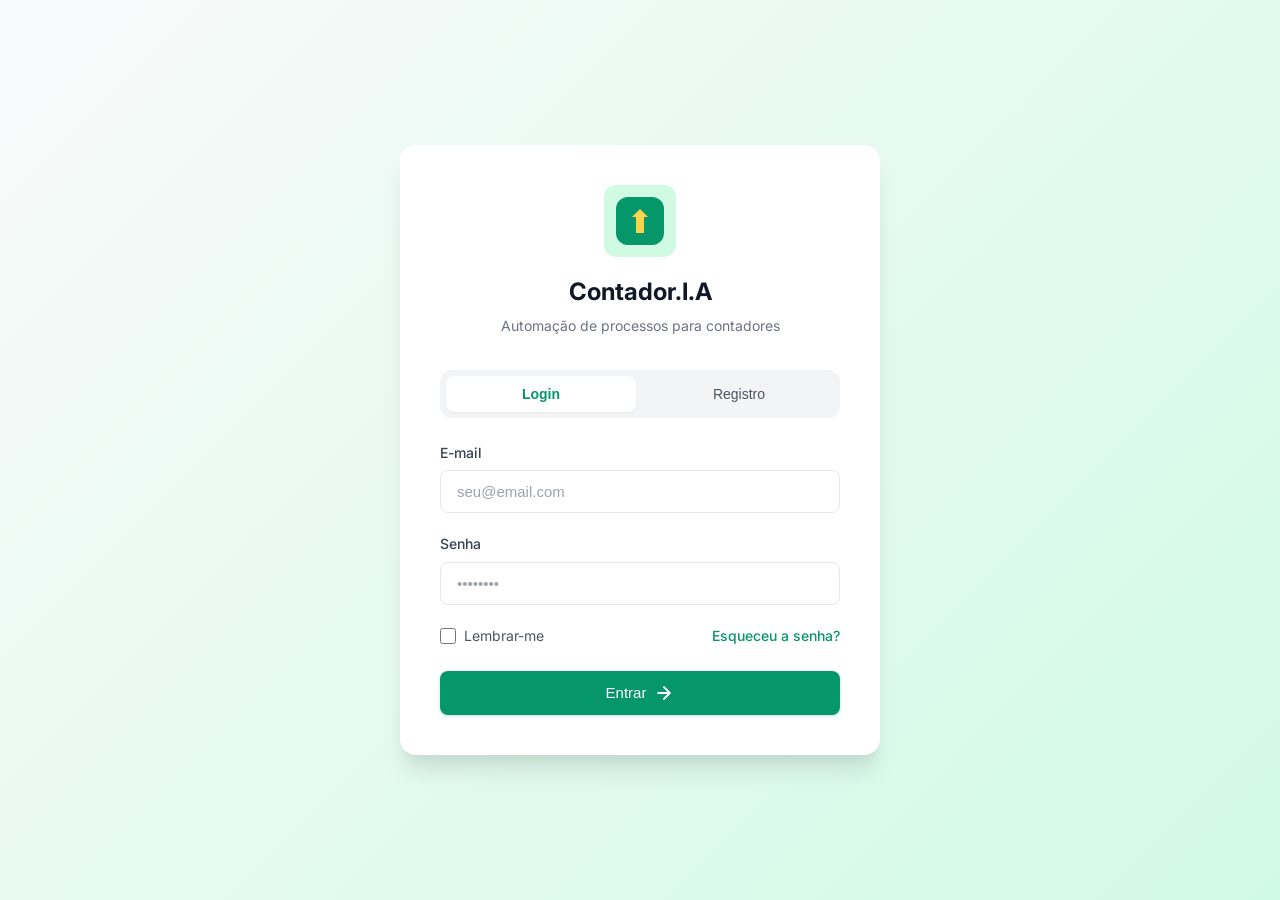
<file: frontend/index.html>
<!DOCTYPE html>
<html lang="pt-BR">
<head>
    <meta charset="UTF-8">
    <meta name="viewport" content="width=device-width, initial-scale=1.0">
    <title>Sistema Contábil - Acesso</title>
    <link rel="stylesheet" href="css/styles.css">
    <link rel="preconnect" href="https://fonts.googleapis.com">
    <link rel="preconnect" href="https://fonts.gstatic.com" crossorigin>
    <link href="https://fonts.googleapis.com/css2?family=Inter:wght@300;400;500;600;700&display=swap" rel="stylesheet">
</head>
<body>
    <div class="auth-container">
        <div class="auth-card">
            <!-- Logo e Título -->
            <div class="auth-header">
                <div class="logo">
                    <svg width="48" height="48" viewBox="0 0 48 48" fill="none">
                        <rect width="48" height="48" rx="12" fill="#059669"/>
                        <path d="M24 12L32 20H28V36H20V20H16L24 12Z" fill="#FCD34D"/>
                    </svg>
                </div>
                <h1>Contador.I.A</h1>
                <p>Automação de processos para contadores</p>
            </div>

            <!-- Abas de Navegação -->
            <div class="auth-tabs">
                <button class="tab-btn active" data-tab="login">Login</button>
                <button class="tab-btn" data-tab="register">Registro</button>
            </div>

            <!-- Formulário de Login -->
            <form id="login-form" class="auth-form active">
                <div class="form-group">
                    <label for="login-email">E-mail</label>
                    <input type="email" id="login-email" name="email" placeholder="seu@email.com" required>
                </div>
                <div class="form-group">
                    <label for="login-password">Senha</label>
                    <input type="password" id="login-password" name="password" placeholder="••••••••" required>
                </div>
                <div class="form-options">
                    <label class="checkbox-label">
                        <input type="checkbox" id="remember">
                        <span>Lembrar-me</span>
                    </label>
                    <a href="#" class="forgot-link">Esqueceu a senha?</a>
                </div>
                <button type="submit" class="btn btn-primary btn-full">
                    <span>Entrar</span>
                    <svg width="20" height="20" viewBox="0 0 20 20" fill="none">
                        <path d="M4.167 10h11.666m0 0L10 4.167M15.833 10L10 15.833" stroke="currentColor" stroke-width="2" stroke-linecap="round" stroke-linejoin="round"/>
                    </svg>
                </button>
            </form>

            <!-- Formulário de Registro -->
            <form id="register-form" class="auth-form">
                <div class="form-row">
                    <div class="form-group">
                        <label for="reg-name">Nome Completo</label>
                        <input type="text" id="reg-name" name="name" placeholder="João Silva" required>
                    </div>
                    <div class="form-group">
                        <label for="reg-cpf">CPF</label>
                        <input type="text" id="reg-cpf" name="cpf" placeholder="000.000.000-00" maxlength="14">
                    </div>
                </div>
                <div class="form-group">
                    <label for="reg-cnpj">CNPJ (opcional)</label>
                    <input type="text" id="reg-cnpj" name="cnpj" placeholder="00.000.000/0000-00" maxlength="18">
                </div>
                <div class="form-group">
                    <label for="reg-phone">Telefone</label>
                    <input type="tel" id="reg-phone" name="phone" placeholder="(00) 00000-0000" maxlength="15">
                </div>
                <div class="form-group">
                    <label for="reg-email">E-mail</label>
                    <input type="email" id="reg-email" name="email" placeholder="seu@email.com" required>
                </div>
                <div class="form-group">
                    <label for="reg-password">Senha</label>
                    <input type="password" id="reg-password" name="password" placeholder="Mínimo 8 caracteres" minlength="8" required>
                </div>
                <button type="submit" class="btn btn-primary btn-full">
                    <span>Criar Conta</span>
                    <svg width="20" height="20" viewBox="0 0 20 20" fill="none">
                        <path d="M10 4.167v11.666m-5.833-5.833h11.666" stroke="currentColor" stroke-width="2" stroke-linecap="round"/>
                    </svg>
                </button>
            </form>

            <!-- Mensagens -->
            <div id="message-container" class="message-container"></div>
        </div>
    </div>

    <script src="./javascript/auth.js"></script>
</body>
</html>
</file>
<file: frontend/css/styles.css>
/* ==========================================
   SISTEMA CONTÁBIL - ESTILOS GLOBAIS
   Tema: Verde e Amarelo Profissional
   ========================================== */

/* Reset e Base */
:root {
    /* Cores Principais */
    --primary-green: #059669;
    --primary-green-dark: #047857;
    --primary-green-light: #D1FAE5;
    
    /* Amarelo de Destaque */
    --accent-yellow: #FCD34D;
    --accent-yellow-dark: #F59E0B;
    --accent-yellow-light: #FEF3C7;
    
    /* Neutros */
    --white: #FFFFFF;
    --gray-50: #F9FAFB;
    --gray-100: #F3F4F6;
    --gray-200: #E5E7EB;
    --gray-300: #D1D5DB;
    --gray-400: #9CA3AF;
    --gray-500: #6B7280;
    --gray-600: #4B5563;
    --gray-700: #374151;
    --gray-800: #1F2937;
    --gray-900: #111827;
    
    /* Feedback */
    --success: #10B981;
    --error: #EF4444;
    --warning: #F59E0B;
    --info: #3B82F6;
    
    /* Tipografia */
    --font-family: 'Inter', -apple-system, BlinkMacSystemFont, sans-serif;
    
    /* Sombras */
    --shadow-sm: 0 1px 2px 0 rgba(0, 0, 0, 0.05);
    --shadow-md: 0 4px 6px -1px rgba(0, 0, 0, 0.1), 0 2px 4px -1px rgba(0, 0, 0, 0.06);
    --shadow-lg: 0 10px 15px -3px rgba(0, 0, 0, 0.1), 0 4px 6px -2px rgba(0, 0, 0, 0.05);
    --shadow-xl: 0 20px 25px -5px rgba(0, 0, 0, 0.1), 0 10px 10px -5px rgba(0, 0, 0, 0.04);
    
    /* Bordas */
    --radius-sm: 6px;
    --radius-md: 8px;
    --radius-lg: 12px;
    --radius-xl: 16px;
    --radius-full: 9999px;
    
    /* Transições */
    --transition-fast: 150ms ease;
    --transition-base: 250ms ease;
    --transition-slow: 350ms ease;
}

* {
    margin: 0;
    padding: 0;
    box-sizing: border-box;
}

html {
    font-size: 16px;
    -webkit-font-smoothing: antialiased;
    -moz-osx-font-smoothing: grayscale;
}

body {
    font-family: var(--font-family);
    background-color: var(--gray-50);
    color: var(--gray-800);
    line-height: 1.6;
    min-height: 100vh;
}

/* ==========================================
   AUTENTICAÇÃO (LOGIN/REGISTRO)
   ========================================== */

.auth-container {
    min-height: 100vh;
    display: flex;
    align-items: center;
    justify-content: center;
    padding: 2rem;
    background: linear-gradient(135deg, var(--gray-50) 0%, var(--primary-green-light) 100%);
}

.auth-card {
    background: var(--white);
    border-radius: var(--radius-xl);
    box-shadow: var(--shadow-xl);
    width: 100%;
    max-width: 480px;
    padding: 2.5rem;
    animation: slideUp 0.5s ease;
}

@keyframes slideUp {
    from {
        opacity: 0;
        transform: translateY(20px);
    }
    to {
        opacity: 1;
        transform: translateY(0);
    }
}

.auth-header {
    text-align: center;
    margin-bottom: 2rem;
}

.auth-header .logo {
    margin-bottom: 1rem;
    display: inline-flex;
    padding: 0.75rem;
    background: var(--primary-green-light);
    border-radius: var(--radius-lg);
}

.auth-header h1 {
    font-size: 1.5rem;
    font-weight: 700;
    color: var(--gray-900);
    margin-bottom: 0.25rem;
}

.auth-header p {
    font-size: 0.875rem;
    color: var(--gray-500);
}

/* Abas de Autenticação */
.auth-tabs {
    display: flex;
    gap: 0.5rem;
    background: var(--gray-100);
    padding: 0.375rem;
    border-radius: var(--radius-lg);
    margin-bottom: 1.5rem;
}

.tab-btn {
    flex: 1;
    padding: 0.625rem 1rem;
    border: none;
    background: transparent;
    color: var(--gray-600);
    font-size: 0.875rem;
    font-weight: 500;
    border-radius: var(--radius-md);
    cursor: pointer;
    transition: all var(--transition-fast);
}

.tab-btn:hover {
    color: var(--gray-800);
}

.tab-btn.active {
    background: var(--white);
    color: var(--primary-green);
    box-shadow: var(--shadow-sm);
    font-weight: 600;
}

/* Formulários de Autenticação */
.auth-form {
    display: none;
    animation: fadeIn 0.3s ease;
}

.auth-form.active {
    display: block;
}

@keyframes fadeIn {
    from { opacity: 0; }
    to { opacity: 1; }
}

.form-row {
    display: grid;
    grid-template-columns: 1fr 1fr;
    gap: 1rem;
}

.form-group {
    margin-bottom: 1.25rem;
}

.form-group label {
    display: block;
    font-size: 0.875rem;
    font-weight: 500;
    color: var(--gray-700);
    margin-bottom: 0.375rem;
}

.form-group input {
    width: 100%;
    padding: 0.75rem 1rem;
    border: 1.5px solid var(--gray-200);
    border-radius: var(--radius-md);
    font-size: 0.9375rem;
    color: var(--gray-800);
    background: var(--white);
    transition: all var(--transition-fast);
}

.form-group input:focus {
    outline: none;
    border-color: var(--primary-green);
    box-shadow: 0 0 0 3px var(--primary-green-light);
}

.form-group input::placeholder {
    color: var(--gray-400);
}

.form-options {
    display: flex;
    justify-content: space-between;
    align-items: center;
    margin-bottom: 1.5rem;
    font-size: 0.875rem;
}

.checkbox-label {
    display: flex;
    align-items: center;
    gap: 0.5rem;
    color: var(--gray-600);
    cursor: pointer;
}

.checkbox-label input[type="checkbox"] {
    width: 1rem;
    height: 1rem;
    accent-color: var(--primary-green);
    cursor: pointer;
}

.forgot-link {
    color: var(--primary-green);
    text-decoration: none;
    font-weight: 500;
    transition: color var(--transition-fast);
}

.forgot-link:hover {
    color: var(--primary-green-dark);
    text-decoration: underline;
}

/* ==========================================
   BOTÕES
   ========================================== */

.btn {
    display: inline-flex;
    align-items: center;
    justify-content: center;
    gap: 0.5rem;
    padding: 0.75rem 1.5rem;
    font-size: 0.9375rem;
    font-weight: 500;
    border-radius: var(--radius-md);
    border: none;
    cursor: pointer;
    transition: all var(--transition-fast);
    text-decoration: none;
}

.btn-primary {
    background: var(--primary-green);
    color: var(--white);
    box-shadow: 0 1px 3px rgba(5, 150, 105, 0.3);
}

.btn-primary:hover {
    background: var(--primary-green-dark);
    transform: translateY(-1px);
    box-shadow: 0 4px 12px rgba(5, 150, 105, 0.4);
}

.btn-primary:active {
    transform: translateY(0);
}

.btn-secondary {
    background: var(--white);
    color: var(--gray-700);
    border: 1.5px solid var(--gray-200);
}

.btn-secondary:hover {
    background: var(--gray-50);
    border-color: var(--gray-300);
}

.btn-outline {
    background: transparent;
    color: var(--gray-600);
    border: 1.5px solid var(--gray-300);
}

.btn-outline:hover {
    background: var(--gray-100);
    color: var(--gray-800);
}

.btn-full {
    width: 100%;
}

.btn-sm {
    padding: 0.5rem 1rem;
    font-size: 0.875rem;
}

/* ==========================================
   LAYOUT DO SISTEMA (SIDEBAR + MAIN)
   ========================================== */

.sidebar {
    position: fixed;
    left: 0;
    top: 0;
    bottom: 0;
    width: 260px;
    background: var(--white);
    border-right: 1px solid var(--gray-200);
    display: flex;
    flex-direction: column;
    z-index: 100;
}

.sidebar-header {
    padding: 1.5rem;
    display: flex;
    align-items: center;
    gap: 0.75rem;
    border-bottom: 1px solid var(--gray-100);
}

.logo-small {
    display: flex;
    align-items: center;
    justify-content: center;
}

.sidebar-title {
    font-weight: 700;
    font-size: 1.125rem;
    color: var(--gray-800);
}

.sidebar-nav {
    flex: 1;
    padding: 1rem;
    display: flex;
    flex-direction: column;
    gap: 0.5rem;
}

.nav-item {
    display: flex;
    align-items: center;
    gap: 0.75rem;
    padding: 0.875rem 1rem;
    color: var(--gray-600);
    text-decoration: none;
    border-radius: var(--radius-md);
    font-size: 0.9375rem;
    font-weight: 500;
    transition: all var(--transition-fast);
}

.nav-item:hover {
    background: var(--gray-50);
    color: var(--gray-800);
}

.nav-item.active {
    background: var(--primary-green-light);
    color: var(--primary-green);
}

.nav-item svg {
    flex-shrink: 0;
}

.sidebar-footer {
    padding: 1.5rem;
    border-top: 1px solid var(--gray-100);
}

.main-content {
    margin-left: 260px;
    min-height: 100vh;
    background: var(--gray-50);
}

.page-header {
    background: var(--white);
    border-bottom: 1px solid var(--gray-200);
    padding: 1.5rem 2rem;
    display: flex;
    justify-content: space-between;
    align-items: center;
    position: sticky;
    top: 0;
    z-index: 50;
}

.header-content h1 {
    font-size: 1.75rem;
    font-weight: 700;
    color: var(--gray-900);
    margin-bottom: 0.25rem;
}

.subtitle {
    color: var(--gray-500);
    font-size: 0.9375rem;
}

.user-info {
    display: flex;
    align-items: center;
    gap: 0.75rem;
}

.user-info span {
    font-size: 0.9375rem;
    font-weight: 500;
    color: var(--gray-700);
}

.avatar {
    width: 40px;
    height: 40px;
    background: var(--primary-green);
    color: var(--white);
    border-radius: var(--radius-full);
    display: flex;
    align-items: center;
    justify-content: center;
    font-weight: 600;
    font-size: 0.875rem;
}

.header-actions {
    display: flex;
    gap: 0.75rem;
}

.content-wrapper {
    padding: 2rem;
    max-width: 1400px;
}

/* ==========================================
   FORMULÁRIO DE CLIENTES
   ========================================== */

.customer-form {
    background: var(--white);
    border-radius: var(--radius-xl);
    box-shadow: var(--shadow-md);
    overflow: hidden;
}

.form-section {
    padding: 1.5rem 2rem;
    border-bottom: 1px solid var(--gray-100);
}

.form-section:last-child {
    border-bottom: none;
}

.form-section h3 {
    font-size: 1.125rem;
    font-weight: 600;
    color: var(--gray-800);
    margin-bottom: 1.25rem;
    display: flex;
    align-items: center;
    gap: 0.5rem;
}

.form-section h3::before {
    content: '';
    width: 4px;
    height: 20px;
    background: var(--primary-green);
    border-radius: 2px;
}

.form-grid {
    display: grid;
    grid-template-columns: repeat(2, 1fr);
    gap: 1.25rem;
}

.form-actions {
    padding: 1.5rem 2rem;
    background: var(--gray-50);
    display: flex;
    justify-content: flex-end;
    gap: 0.75rem;
}

/* Área de Upload */
.upload-area {
    border: 2px dashed var(--gray-300);
    border-radius: var(--radius-lg);
    padding: 2rem;
    text-align: center;
    cursor: pointer;
    transition: all var(--transition-fast);
    background: var(--gray-50);
}

.upload-area:hover {
    border-color: var(--primary-green);
    background: var(--primary-green-light);
}

.upload-area.dragover {
    border-color: var(--primary-green);
    background: var(--primary-green-light);
    transform: scale(1.01);
}

.upload-content svg {
    margin-bottom: 1rem;
}

.upload-text {
    color: var(--gray-700);
    font-size: 0.9375rem;
    margin-bottom: 0.25rem;
}

.upload-link {
    color: var(--primary-green);
    font-weight: 600;
    text-decoration: none;
}

.upload-link:hover {
    text-decoration: underline;
}

.upload-hint {
    color: var(--gray-400);
    font-size: 0.8125rem;
}

.file-list {
    margin-top: 1rem;
    display: flex;
    flex-direction: column;
    gap: 0.5rem;
}

.file-item {
    display: flex;
    align-items: center;
    justify-content: space-between;
    padding: 0.75rem 1rem;
    background: var(--gray-50);
    border-radius: var(--radius-md);
    border: 1px solid var(--gray-200);
}

.file-info {
    display: flex;
    align-items: center;
    gap: 0.75rem;
}

.file-name {
    font-size: 0.9375rem;
    color: var(--gray-700);
    font-weight: 500;
}

.file-size {
    font-size: 0.8125rem;
    color: var(--gray-400);
}

.file-remove {
    background: none;
    border: none;
    color: var(--gray-400);
    cursor: pointer;
    padding: 0.25rem;
    border-radius: var(--radius-sm);
    transition: all var(--transition-fast);
}

.file-remove:hover {
    color: var(--error);
    background: #FEE2E2;
}

/* ==========================================
   TABELA DE LISTAGEM
   ========================================== */

.filters-bar {
    display: flex;
    justify-content: space-between;
    align-items: center;
    margin-bottom: 1.5rem;
    gap: 1rem;
    flex-wrap: wrap;
}

.search-box {
    position: relative;
    flex: 1;
    min-width: 280px;
    max-width: 400px;
}

.search-box svg {
    position: absolute;
    left: 1rem;
    top: 50%;
    transform: translateY(-50%);
    color: var(--gray-400);
    pointer-events: none;
}

.search-box input {
    width: 100%;
    padding: 0.75rem 1rem 0.75rem 2.75rem;
    border: 1.5px solid var(--gray-200);
    border-radius: var(--radius-lg);
    font-size: 0.9375rem;
    background: var(--white);
    transition: all var(--transition-fast);
}

.search-box input:focus {
    outline: none;
    border-color: var(--primary-green);
    box-shadow: 0 0 0 3px var(--primary-green-light);
}

.filter-actions {
    display: flex;
    gap: 0.75rem;
}

.filter-select {
    padding: 0.625rem 2.5rem 0.625rem 1rem;
    border: 1.5px solid var(--gray-200);
    border-radius: var(--radius-md);
    font-size: 0.9375rem;
    color: var(--gray-700);
    background: var(--white);
    cursor: pointer;
    appearance: none;
    background-image: url("data:image/svg+xml,%3Csvg width='12' height='8' viewBox='0 0 12 8' fill='none'%3E%3Cpath d='M1 1.5L6 6.5L11 1.5' stroke='%236B7280' stroke-width='2' stroke-linecap='round' stroke-linejoin='round'/%3E%3C/svg%3E");
    background-repeat: no-repeat;
    background-position: right 1rem center;
}

.table-container {
    background: var(--white);
    border-radius: var(--radius-xl);
    box-shadow: var(--shadow-md);
    overflow: hidden;
}

.data-table {
    width: 100%;
    border-collapse: collapse;
}

.data-table th {
    background: var(--gray-50);
    padding: 1rem 1.5rem;
    text-align: left;
    font-size: 0.8125rem;
    font-weight: 600;
    color: var(--gray-600);
    text-transform: uppercase;
    letter-spacing: 0.05em;
    border-bottom: 1px solid var(--gray-200);
}

.data-table td {
    padding: 1.25rem 1.5rem;
    border-bottom: 1px solid var(--gray-100);
    font-size: 0.9375rem;
    color: var(--gray-700);
}

.data-table tr:hover td {
    background: var(--gray-50);
}

.data-table tr:last-child td {
    border-bottom: none;
}

.status-badge {
    display: inline-flex;
    align-items: center;
    gap: 0.375rem;
    padding: 0.375rem 0.875rem;
    border-radius: var(--radius-full);
    font-size: 0.8125rem;
    font-weight: 500;
}

.status-active {
    background: var(--primary-green-light);
    color: var(--primary-green);
}

.status-active::before {
    content: '';
    width: 6px;
    height: 6px;
    background: var(--primary-green);
    border-radius: 50%;
}

.status-inactive {
    background: var(--gray-100);
    color: var(--gray-600);
}

.status-inactive::before {
    content: '';
    width: 6px;
    height: 6px;
    background: var(--gray-400);
    border-radius: 50%;
}

.action-btns {
    display: flex;
    gap: 0.5rem;
}

.action-btn {
    padding: 0.5rem;
    border: none;
    background: transparent;
    color: var(--gray-400);
    cursor: pointer;
    border-radius: var(--radius-md);
    transition: all var(--transition-fast);
}

.action-btn:hover {
    background: var(--gray-100);
    color: var(--gray-700);
}

.action-btn.edit:hover {
    color: var(--info);
    background: #DBEAFE;
}

.action-btn.delete:hover {
    color: var(--error);
    background: #FEE2E2;
}

/* Estado Vazio */
.empty-state {
    text-align: center;
    padding: 4rem 2rem;
}

.empty-state.hidden {
    display: none;
}

.empty-state h3 {
    font-size: 1.125rem;
    font-weight: 600;
    color: var(--gray-800);
    margin: 1rem 0 0.5rem;
}

.empty-state p {
    color: var(--gray-500);
    margin-bottom: 1.5rem;
}

/* Paginação */
.pagination {
    display: flex;
    justify-content: center;
    align-items: center;
    gap: 1rem;
    margin-top: 1.5rem;
    padding: 1rem;
}

.page-info {
    font-size: 0.9375rem;
    color: var(--gray-600);
}

/* ==========================================
   MENSAGENS E FEEDBACK
   ========================================== */

.message-container {
    position: fixed;
    top: 1.5rem;
    right: 1.5rem;
    z-index: 1000;
    display: flex;
    flex-direction: column;
    gap: 0.75rem;
    max-width: 400px;
}

.message {
    padding: 1rem 1.25rem;
    border-radius: var(--radius-lg);
    box-shadow: var(--shadow-lg);
    display: flex;
    align-items: center;
    gap: 0.75rem;
    animation: slideInRight 0.3s ease;
    font-size: 0.9375rem;
}

@keyframes slideInRight {
    from {
        opacity: 0;
        transform: translateX(100%);
    }
    to {
        opacity: 1;
        transform: translateX(0);
    }
}

.message.success {
    background: var(--white);
    border-left: 4px solid var(--success);
    color: var(--gray-800);
}

.message.error {
    background: var(--white);
    border-left: 4px solid var(--error);
    color: var(--gray-800);
}

.message.warning {
    background: var(--white);
    border-left: 4px solid var(--warning);
    color: var(--gray-800);
}

/* Loading Spinner */
.spinner {
    width: 20px;
    height: 20px;
    border: 2px solid var(--gray-200);
    border-top-color: var(--primary-green);
    border-radius: 50%;
    animation: spin 0.8s linear infinite;
}

@keyframes spin {
    to { transform: rotate(360deg); }
}

/* ==========================================
   RESPONSIVIDADE
   ========================================== */

@media (max-width: 1024px) {
    .sidebar {
        transform: translateX(-100%);
        transition: transform var(--transition-base);
    }
    
    .sidebar.open {
        transform: translateX(0);
    }
    
    .main-content {
        margin-left: 0;
    }
    
    .form-grid {
        grid-template-columns: 1fr;
    }
}

@media (max-width: 768px) {
    .auth-card {
        padding: 1.5rem;
    }
    
    .form-row {
        grid-template-columns: 1fr;
    }
    
    .page-header {
        flex-direction: column;
        gap: 1rem;
        align-items: flex-start;
    }
    
    .filters-bar {
        flex-direction: column;
        align-items: stretch;
    }
    
    .search-box {
        max-width: none;
    }
    
    .data-table {
        display: block;
        overflow-x: auto;
    }
    
    .message-container {
        left: 1rem;
        right: 1rem;
        max-width: none;
    }
}

/* Overlay para mobile */
.sidebar-overlay {
    display: none;
    position: fixed;
    inset: 0;
    background: rgba(0, 0, 0, 0.5);
    z-index: 99;
}

@media (max-width: 1024px) {
    .sidebar-overlay.active {
        display: block;
    }
}

/* Estilos específicos da página de processamento - adicionar ao final do styles.css */
.processing-layout {
    display: grid;
    grid-template-columns: 1fr 1.2fr;
    gap: 1.5rem;
    align-items: start;
}

@media (max-width: 1200px) {
    .processing-layout {
        grid-template-columns: 1fr;
    }
}

.card-proc {
    background: var(--white);
    border-radius: var(--radius-xl);
    box-shadow: var(--shadow-md);
    padding: 1.5rem;
    margin-bottom: 1.5rem;
}

.card-proc h2 {
    font-size: 1.125rem;
    font-weight: 600;
    color: var(--gray-800);
    display: flex;
    align-items: center;
    gap: 0.5rem;
    margin-bottom: 1.25rem;
}

.card-proc h2 svg {
    color: var(--primary-green);
}

.upload-zone-large {
    border: 2px dashed var(--gray-300);
    border-radius: var(--radius-lg);
    padding: 3rem 2rem;
    text-align: center;
    cursor: pointer;
    transition: all var(--transition-fast);
    background: var(--gray-50);
}

.upload-zone-large:hover, .upload-zone-large.dragover {
    border-color: var(--primary-green);
    background: var(--primary-green-light);
}

.upload-icon-large {
    width: 80px;
    height: 80px;
    background: var(--primary-green-light);
    border-radius: var(--radius-lg);
    display: inline-flex;
    align-items: center;
    justify-content: center;
    margin-bottom: 1rem;
}

.upload-zone-large h3 {
    font-size: 1.25rem;
    font-weight: 600;
    color: var(--gray-800);
    margin-bottom: 0.5rem;
}

.upload-zone-large p {
    color: var(--gray-500);
    margin-bottom: 0.25rem;
}

.upload-zone-large small {
    color: var(--gray-400);
    font-size: 0.8125rem;
}

.file-queue-proc {
    margin-top: 1.5rem;
    max-height: 250px;
    overflow-y: auto;
}

.queue-header {
    display: flex;
    justify-content: space-between;
    align-items: center;
    margin-bottom: 0.75rem;
}

.queue-header h4 {
    font-size: 0.875rem;
    font-weight: 600;
    color: var(--gray-700);
    text-transform: uppercase;
    letter-spacing: 0.05em;
}

.queue-count {
    font-size: 0.8125rem;
    color: var(--gray-500);
    background: var(--gray-100);
    padding: 0.25rem 0.75rem;
    border-radius: var(--radius-full);
}

.queue-item-proc {
    display: flex;
    align-items: center;
    gap: 0.75rem;
    padding: 0.875rem;
    background: var(--gray-50);
    border-radius: var(--radius-md);
    border: 1px solid var(--gray-200);
    margin-bottom: 0.5rem;
    transition: all var(--transition-fast);
}

.queue-item-proc:hover {
    background: var(--white);
    box-shadow: var(--shadow-sm);
}

.queue-icon {
    width: 40px;
    height: 40px;
    background: var(--primary-green-light);
    border-radius: var(--radius-md);
    display: flex;
    align-items: center;
    justify-content: center;
    flex-shrink: 0;
}

.queue-icon svg {
    color: var(--primary-green);
}

.queue-info {
    flex: 1;
    min-width: 0;
}

.queue-name {
    font-size: 0.9375rem;
    font-weight: 500;
    color: var(--gray-800);
    white-space: nowrap;
    overflow: hidden;
    text-overflow: ellipsis;
}

.queue-meta {
    font-size: 0.75rem;
    color: var(--gray-500);
    margin-top: 0.25rem;
}

.queue-remove {
    width: 32px;
    height: 32px;
    border: none;
    background: transparent;
    color: var(--gray-400);
    cursor: pointer;
    border-radius: var(--radius-md);
    display: flex;
    align-items: center;
    justify-content: center;
    transition: all var(--transition-fast);
}

.queue-remove:hover {
    background: #FEE2E2;
    color: var(--error);
}

.batch-actions-proc {
    display: flex;
    gap: 0.75rem;
    margin-top: 1.5rem;
    padding-top: 1.5rem;
    border-top: 1px solid var(--gray-100);
}

.config-section {
    background: var(--gray-50);
    border-radius: var(--radius-lg);
    padding: 1.25rem;
    margin-top: 1.5rem;
}

.config-section h3 {
    font-size: 0.9375rem;
    font-weight: 600;
    color: var(--gray-800);
    margin-bottom: 1rem;
}

.form-select-proc {
    width: 100%;
    padding: 0.625rem 2.5rem 0.625rem 0.875rem;
    border: 1.5px solid var(--gray-200);
    border-radius: var(--radius-md);
    font-size: 0.9375rem;
    color: var(--gray-700);
    background: var(--white);
    cursor: pointer;
    appearance: none;
    background-image: url("data:image/svg+xml,%3Csvg width='12' height='8' viewBox='0 0 12 8' fill='none'%3E%3Cpath d='M1 1.5L6 6.5L11 1.5' stroke='%236B7280' stroke-width='2' stroke-linecap='round' stroke-linejoin='round'/%3E%3C/svg%3E");
    background-repeat: no-repeat;
    background-position: right 0.75rem center;
    margin-bottom: 0.75rem;
}

.checkbox-proc {
    display: flex;
    align-items: center;
    gap: 0.5rem;
    font-size: 0.875rem;
    color: var(--gray-700);
    cursor: pointer;
    margin-top: 0.5rem;
}

.checkbox-proc input[type="checkbox"] {
    width: 1rem;
    height: 1rem;
    accent-color: var(--primary-green);
}

/* Monitoramento */
.monitor-card {
    background: var(--white);
    border-radius: var(--radius-xl);
    box-shadow: var(--shadow-md);
    padding: 1.5rem;
    height: calc(100vh - 200px);
    display: flex;
    flex-direction: column;
}

.monitor-header {
    display: flex;
    justify-content: space-between;
    align-items: center;
    margin-bottom: 1.5rem;
    padding-bottom: 1rem;
    border-bottom: 1px solid var(--gray-100);
}

.monitor-header h2 {
    font-size: 1.125rem;
    font-weight: 600;
    color: var(--gray-800);
    display: flex;
    align-items: center;
    gap: 0.5rem;
}

.monitor-header h2 svg {
    color: var(--primary-green);
}

.status-badge-proc {
    display: flex;
    align-items: center;
    gap: 0.5rem;
    font-size: 0.875rem;
    font-weight: 500;
    color: var(--gray-600);
}

.status-dot-proc {
    width: 8px;
    height: 8px;
    border-radius: 50%;
    animation: pulse 2s infinite;
}

.status-dot-proc.waiting { background: var(--gray-400); }
.status-dot-proc.processing { 
    background: var(--accent-yellow); 
    animation: pulse 1s infinite;
}
.status-dot-proc.completed { 
    background: var(--success); 
    animation: none;
}
.status-dot-proc.error { 
    background: var(--error); 
    animation: none;
}

@keyframes pulse {
    0%, 100% { opacity: 1; }
    50% { opacity: 0.5; }
}

.overall-progress-proc {
    background: var(--gray-50);
    border-radius: var(--radius-lg);
    padding: 1.25rem;
    margin-bottom: 1.5rem;
}

.progress-header {
    display: flex;
    justify-content: space-between;
    align-items: center;
    margin-bottom: 0.75rem;
}

.progress-label {
    font-size: 0.875rem;
    font-weight: 500;
    color: var(--gray-700);
}

.progress-percent {
    font-size: 1.5rem;
    font-weight: 700;
    color: var(--primary-green);
}

.progress-bar-bg {
    height: 10px;
    background: var(--gray-200);
    border-radius: var(--radius-full);
    overflow: hidden;
    margin-bottom: 1rem;
}

.progress-bar-fill {
    height: 100%;
    background: linear-gradient(90deg, var(--primary-green) 0%, var(--accent-yellow) 100%);
    border-radius: var(--radius-full);
    transition: width 0.3s ease;
    position: relative;
}

.progress-bar-fill::after {
    content: '';
    position: absolute;
    top: 0;
    left: 0;
    right: 0;
    bottom: 0;
    background: linear-gradient(90deg, transparent, rgba(255,255,255,0.3), transparent);
    animation: shimmer 2s infinite;
}

@keyframes shimmer {
    0% { transform: translateX(-100%); }
    100% { transform: translateX(100%); }
}

.stats-grid {
    display: grid;
    grid-template-columns: repeat(4, 1fr);
    gap: 1rem;
    text-align: center;
}

.stat-box {
    padding: 0.75rem;
    background: var(--white);
    border-radius: var(--radius-md);
}

.stat-number {
    display: block;
    font-size: 1.5rem;
    font-weight: 700;
    color: var(--gray-800);
}

.stat-label {
    display: block;
    font-size: 0.6875rem;
    color: var(--gray-500);
    text-transform: uppercase;
    letter-spacing: 0.05em;
    margin-top: 0.25rem;
}

.stat-number.success { color: var(--success); }
.stat-number.error { color: var(--error); }

/* Lista de Processamento */
.processing-list-proc {
    flex: 1;
    overflow-y: auto;
    margin-bottom: 1.5rem;
}

.proc-item {
    display: flex;
    align-items: center;
    gap: 0.875rem;
    padding: 1rem;
    border-radius: var(--radius-md);
    margin-bottom: 0.5rem;
    background: var(--white);
    border: 1px solid var(--gray-200);
    transition: all var(--transition-fast);
}

.proc-item:hover {
    box-shadow: var(--shadow-sm);
    border-color: var(--gray-300);
}

.proc-item.pending { border-left: 3px solid var(--gray-300); }
.proc-item.processing { 
    border-left: 3px solid var(--accent-yellow);
    background: var(--accent-yellow-light);
}
.proc-item.completed { 
    border-left: 3px solid var(--success);
    background: #F0FDF4;
}
.proc-item.error { 
    border-left: 3px solid var(--error);
    background: #FEF2F2;
}

.proc-icon {
    width: 40px;
    height: 40px;
    border-radius: var(--radius-md);
    display: flex;
    align-items: center;
    justify-content: center;
    flex-shrink: 0;
}

.proc-item.pending .proc-icon {
    background: var(--gray-100);
    color: var(--gray-400);
}

.proc-item.processing .proc-icon {
    background: var(--accent-yellow-light);
    color: var(--accent-yellow-dark);
}

.proc-item.completed .proc-icon {
    background: var(--primary-green-light);
    color: var(--primary-green);
}

.proc-item.error .proc-icon {
    background: #FEE2E2;
    color: var(--error);
}

.proc-info {
    flex: 1;
    min-width: 0;
}

.proc-name {
    font-size: 0.9375rem;
    font-weight: 500;
    color: var(--gray-800);
    white-space: nowrap;
    overflow: hidden;
    text-overflow: ellipsis;
}

.proc-status {
    font-size: 0.75rem;
    margin-top: 0.25rem;
    display: flex;
    align-items: center;
    gap: 0.375rem;
}

.proc-item.pending .proc-status { color: var(--gray-500); }
.proc-item.processing .proc-status { color: var(--accent-yellow-dark); }
.proc-item.completed .proc-status { color: var(--primary-green); }
.proc-item.error .proc-status { color: var(--error); }

.proc-progress {
    width: 70px;
    text-align: right;
}

.mini-progress-bg {
    height: 4px;
    background: var(--gray-200);
    border-radius: var(--radius-full);
    overflow: hidden;
    margin-bottom: 0.25rem;
}

.mini-progress-fill {
    height: 100%;
    background: var(--primary-green);
    border-radius: var(--radius-full);
    transition: width 0.3s ease;
}

.mini-progress-text {
    font-size: 0.75rem;
    color: var(--gray-500);
    font-weight: 500;
}

/* Log de Atividades */
.activity-log-proc {
    border-top: 1px solid var(--gray-100);
    padding-top: 1rem;
    max-height: 150px;
}

.activity-log-proc h4 {
    font-size: 0.875rem;
    font-weight: 600;
    color: var(--gray-700);
    margin-bottom: 0.75rem;
}

.log-container-proc {
    max-height: 100px;
    overflow-y: auto;
    font-family: 'Monaco', 'Menlo', monospace;
    font-size: 0.8125rem;
}

.log-entry-proc {
    display: flex;
    gap: 0.75rem;
    padding: 0.375rem 0;
    border-bottom: 1px solid var(--gray-100);
    animation: slideIn 0.3s ease;
}

@keyframes slideIn {
    from { opacity: 0; transform: translateX(-10px); }
    to { opacity: 1; transform: translateX(0); }
}

.log-time {
    color: var(--gray-400);
    flex-shrink: 0;
}

.log-msg {
    color: var(--gray-600);
}

.log-entry-proc.success .log-msg { color: var(--success); }
.log-entry-proc.error .log-msg { color: var(--error); }
.log-entry-proc.warning .log-msg { color: var(--warning); }

/* Resumo */
.summary-card {
    background: linear-gradient(135deg, var(--primary-green-light) 0%, var(--white) 100%);
    border: 2px solid var(--primary-green-light);
    border-radius: var(--radius-xl);
    padding: 1.5rem;
    margin-top: 1.5rem;
}

.summary-card h3 {
    font-size: 1rem;
    font-weight: 600;
    color: var(--gray-800);
    margin-bottom: 1rem;
}

.summary-grid-proc {
    display: grid;
    grid-template-columns: repeat(2, 1fr);
    gap: 1rem;
    margin-bottom: 1rem;
}

.summary-item-proc {
    text-align: center;
    padding: 0.875rem;
    background: var(--white);
    border-radius: var(--radius-md);
}

.summary-label {
    display: block;
    font-size: 0.75rem;
    color: var(--gray-500);
    margin-bottom: 0.25rem;
}

.summary-value {
    display: block;
    font-size: 1.5rem;
    font-weight: 700;
    color: var(--gray-800);
}

.summary-value.success { color: var(--success); }
.summary-value.error { color: var(--error); }

/* Spinner */
.proc-spinner {
    width: 20px;
    height: 20px;
    border: 2px solid var(--gray-200);
    border-top-color: var(--accent-yellow);
    border-radius: 50%;
    animation: spin 0.8s linear infinite;
}

.empty-state-proc {
    text-align: center;
    padding: 3rem 1rem;
    color: var(--gray-400);
}

.empty-state-proc svg {
    margin-bottom: 1rem;
}

@media (max-width: 768px) {
    .stats-grid {
        grid-template-columns: repeat(2, 1fr);
    }
    
    .batch-actions-proc {
        flex-direction: column;
    }
    
    .batch-actions-proc .btn {
        width: 100%;
    }
}
</file>
